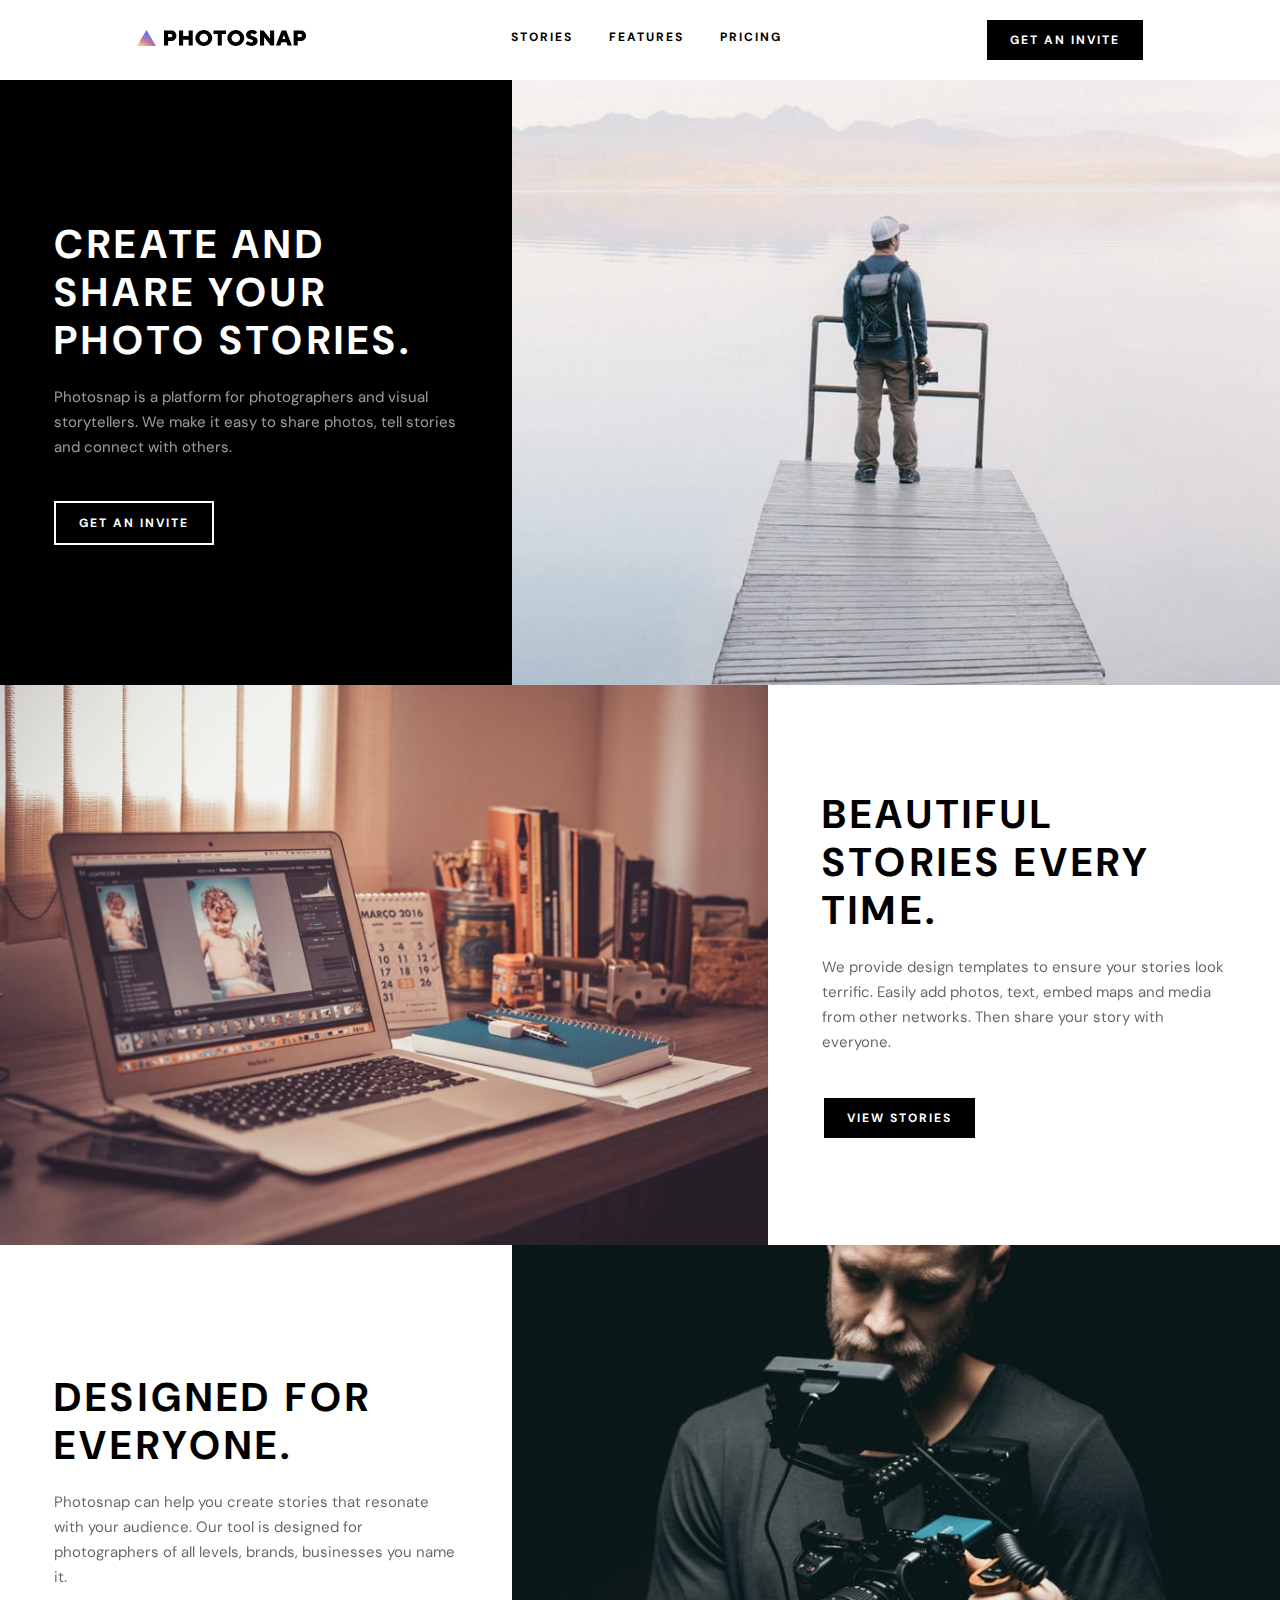
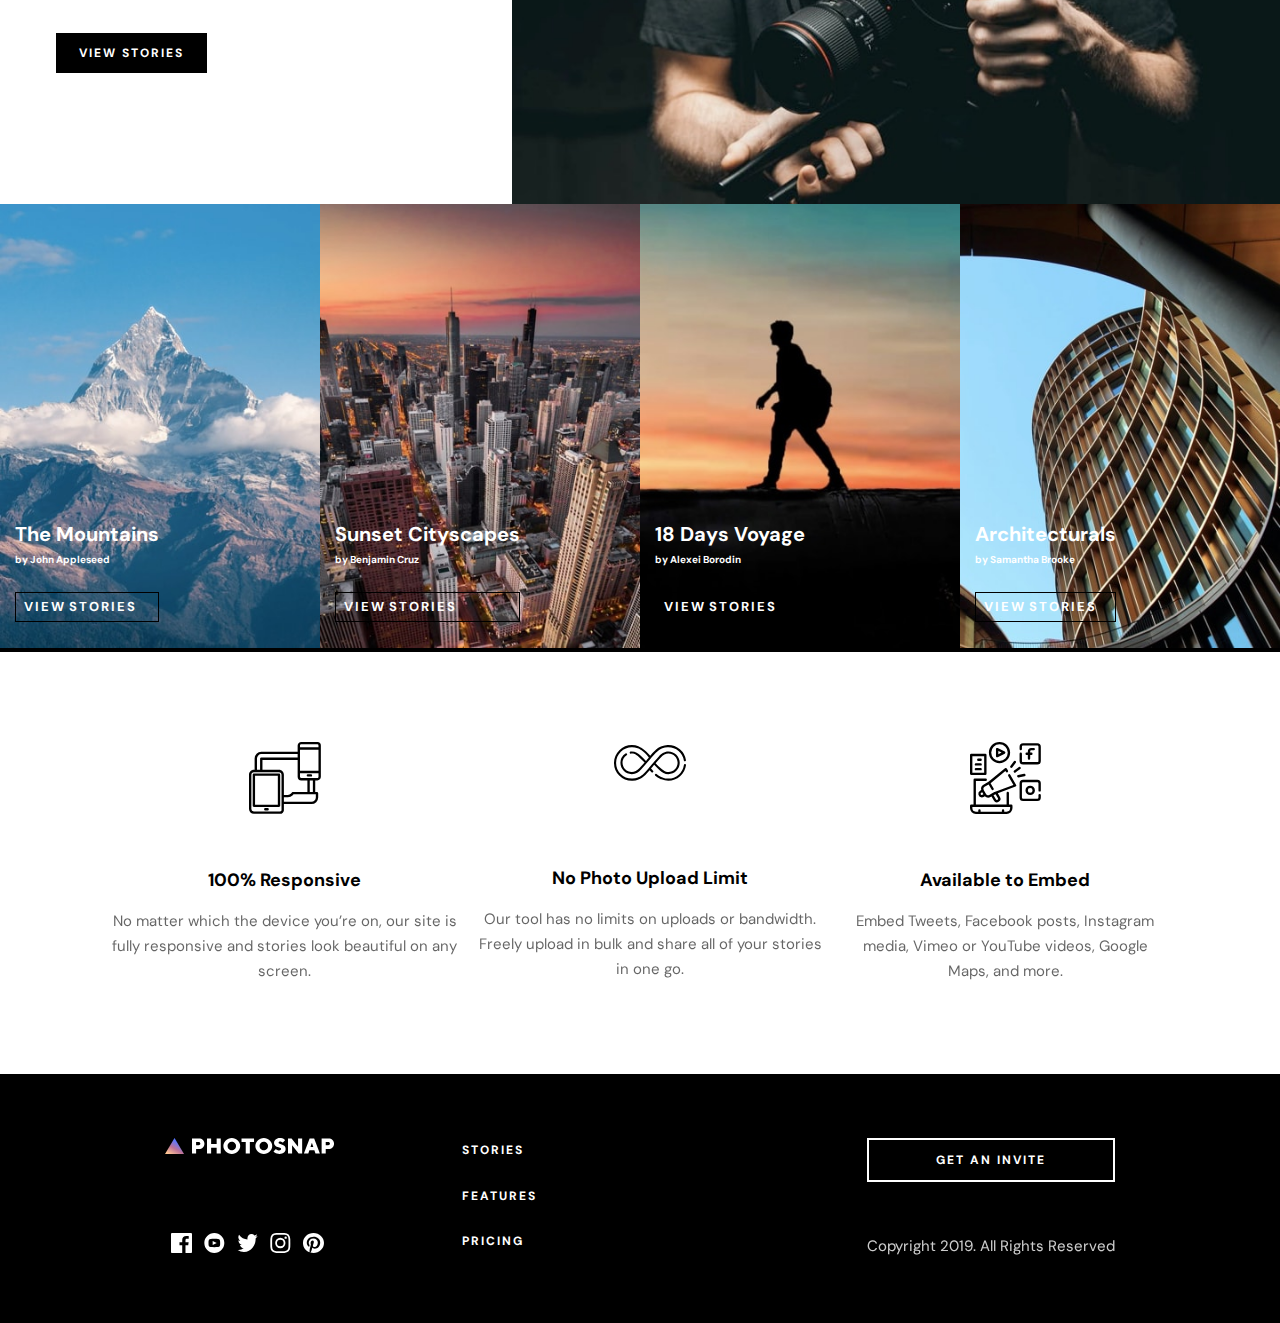
<file: html/index.html>
<!DOCTYPE html>
<html lang="en">

<head>
    <meta charset="UTF-8" />
    <meta http-equiv="X-UA-Compatible" content="IE=edge" />
    <meta name="viewport" content="width=device-width, initial-scale=1.0" />
    <title>PHOTOSNAP</title>
    <link rel="stylesheet" href="/scss/main.css" />
    <link rel="stylesheet" href="https://pro.fontawesome.com/releases/v5.10.0/css/all.css" integrity="sha384-AYmEC3Yw5cVb3ZcuHtOA93w35dYTsvhLPVnYs9eStHfGJvOvKxVfELGroGkvsg+p" crossorigin="anonymous" />
</head>

<body>
    <!-- -----------------homepage---------------------- -->
    <!-- ---------------HEADER-SECTION------------------- -->
    <div class="navBar">
        <div class="photoSnap-Logo">
            <a href="index.html">
                <img src="/Images/HOMEPAGE/logo.176b839d.svg" alt="photosnap-logo" />
            </a>
        </div>
        <input type="checkbox" id="click" />
        <label for="click" class="menu-btn">
        <i class="fas fa-bars"></i>
      </label>
        <ul class="navItems">
            <li><a href="stories.html"> STORIES</a></li>
            <li><a href="features.html"> FEATURES</a></li>
            <li><a href="pricing.html"> PRICING</a></li>
        </ul>

        <div class="getInviteButton">GET AN INVITE</div>
    </div>

    <!-- ------------------------ -   about     - ----------------- -->
    <div class="About-PhotoSnap">
        <div class="About-PhotoSnap-context">
            <h1>CREATE AND SHARE YOUR PHOTO STORIES.</h1>
            <p>
                Photosnap is a platform for photographers and visual storytellers. We make it easy to share photos, tell stories and connect with others.
            </p>
            <div class="getInviteButton">GET AN INVITE</div>
        </div>

        <div class="About-PhotoSnap-img">
            <img src="/Images/HOMEPAGE/create-and-share.f7ccc5fb.jpg" alt="" />
        </div>
    </div>
    <div class="About-PhotoSnap About-PhotoSnap-2">
        <div class="About-PhotoSnap-img">
            <img src="/Images/HOMEPAGE/beautiful-stories.abd940b5.jpg" alt="" />
        </div>
        <div class="About-PhotoSnap-context About-PhotoSnap-context-2">
            <h1>BEAUTIFUL STORIES EVERY TIME.</h1>
            <p>
                We provide design templates to ensure your stories look terrific. Easily add photos, text, embed maps and media from other networks. Then share your story with everyone.
            </p>
            <div class="getInviteButton">VIEW STORIES</div>
        </div>
    </div>
    <div class="About-PhotoSnap About-PhotoSnap-2">
        <div class="About-PhotoSnap-context About-PhotoSnap-context-2">
            <h1>DESIGNED FOR EVERYONE.</h1>
            <p>
                Photosnap can help you create stories that resonate with your audience. Our tool is designed for photographers of all levels, brands, businesses you name it.
            </p>
            <div class="getInviteButton">VIEW STORIES</div>
        </div>

        <div class="About-PhotoSnap-img">
            <img src="/Images/HOMEPAGE/designed-for-everyone.e5c67be6.jpg" alt="" />
        </div>
    </div>
    <!-- ----------------stories-box-section----------------- -->

    <div class="stories-box">
        <div class="story-box">
            <img src="/Images/HOMEPAGE/mountains.d418c80d (1).jpg" alt="" />
            <div class="text-box">
                <div class="text">
                    <h3>The Mountains</h3>
                    <h5>by John Appleseed</h5>
                    <a href="stories.html">
                        <h4>VIEW STORIES</h4>
                    </a>
                </div>
            </div>
        </div>
        <div class="story-box">
            <img src="/Images/HOMEPAGE/cityscapes.1f402f5e (1).jpg" alt="" />
            <div class="text-box">
                <div class="text">
                    <h3>Sunset Cityscapes</h3>
                    <h5>by Benjamin Cruz</h5>
                    <a href="stories.html">
                        <h4>VIEW STORIES</h4>
                    </a>
                </div>
            </div>
        </div>
        <div class="story-box">
            <img src="/Images/HOMEPAGE/18-days-voyage.6b992087 (1).jpg" alt="" />
            <div class="text-box">
                <div class="text">
                    <h3>18 Days Voyage</h3>
                    <h5>by Alexei Borodin</h5>
                    <a href="stories.html">
                        <h4>VIEW STORIES</h4>
                    </a>
                </div>
            </div>
        </div>
        <div class="story-box">
            <img src="/Images/HOMEPAGE/architecturals.eb36ed34 (1).jpg" alt="" />
            <div class="text-box">
                <div class="text">
                    <h3>Architecturals</h3>
                    <h5>by Samantha Brooke</h5>
                    <a href="stories.html">
                        <h4>VIEW STORIES</h4>
                    </a>
                </div>
            </div>
        </div>
    </div>

    <!-- -----------------------------features-section---------------------------- -->
    <div class="photoSnap-features">
        <div class="photoSnap-feature">
            <div class="feature-img">
                <img src="/Images/HOMEPAGE/responsive.80757c9b - Copy.svg" alt="" />
            </div>
            <div class="feature-title">100% Responsive</div>
            <div class="feature-text">
                No matter which the device you’re on, our site is fully responsive and stories look beautiful on any screen.
            </div>
        </div>
        <div class="photoSnap-feature">
            <div class="feature-img img-no-limit">
                <img src="/Images/HOMEPAGE/no-limit.7e898ede.svg" alt="" />
            </div>
            <div class="feature-title">No Photo Upload Limit</div>
            <div class="feature-text">
                Our tool has no limits on uploads or bandwidth. Freely upload in bulk and share all of your stories in one go.
            </div>
        </div>
        <div class="photoSnap-feature">
            <div class="feature-img">
                <img src="/Images/HOMEPAGE/embed.2235d7ad.svg" alt="" />
            </div>
            <div class="feature-title">Available to Embed</div>
            <div class="feature-text">
                Embed Tweets, Facebook posts, Instagram media, Vimeo or YouTube videos, Google Maps, and more.
            </div>
        </div>
    </div>

    <!-- --------------------------footer-section----------------------- -->
    <div class="footer">
        <div class="footer-social-nav">
            <div class="footer-socials">
                <div class="footer-logo">
                    <img src="/Images/HOMEPAGE/logo-white.12774b9c.svg" alt="" />
                </div>
                <div class="footer-social-icons">
                    <img src="/Images/SVGS/facebook.cb294186.svg" alt="" />
                    <img src="/Images/SVGS/youtube.d47c9494 - Copy.svg" alt="" />
                    <img src="/Images/SVGS/twitter.8c9a0af6 - Copy.svg" alt="" />
                    <img src="/Images/SVGS/instagram.fe6b3919.svg" alt="" />
                    <img src="/Images/SVGS/pinterest.79961adb - Copy.svg" alt="" />
                </div>
            </div>
            <div class="footer-nav navItems">
                <li><a href="stories.html"> STORIES</a></li>
                <li><a href="features.html"> FEATURES</a></li>
                <li><a href="pricing.html"> PRICING</a></li>
            </div>
        </div>
        <div class="footer-copyrights">
            <div class="getInviteButton">GET AN INVITE</div>

            <div class="copyright">Copyright 2019. All Rights Reserved</div>
        </div>
    </div>
</body>

</html>
</file>
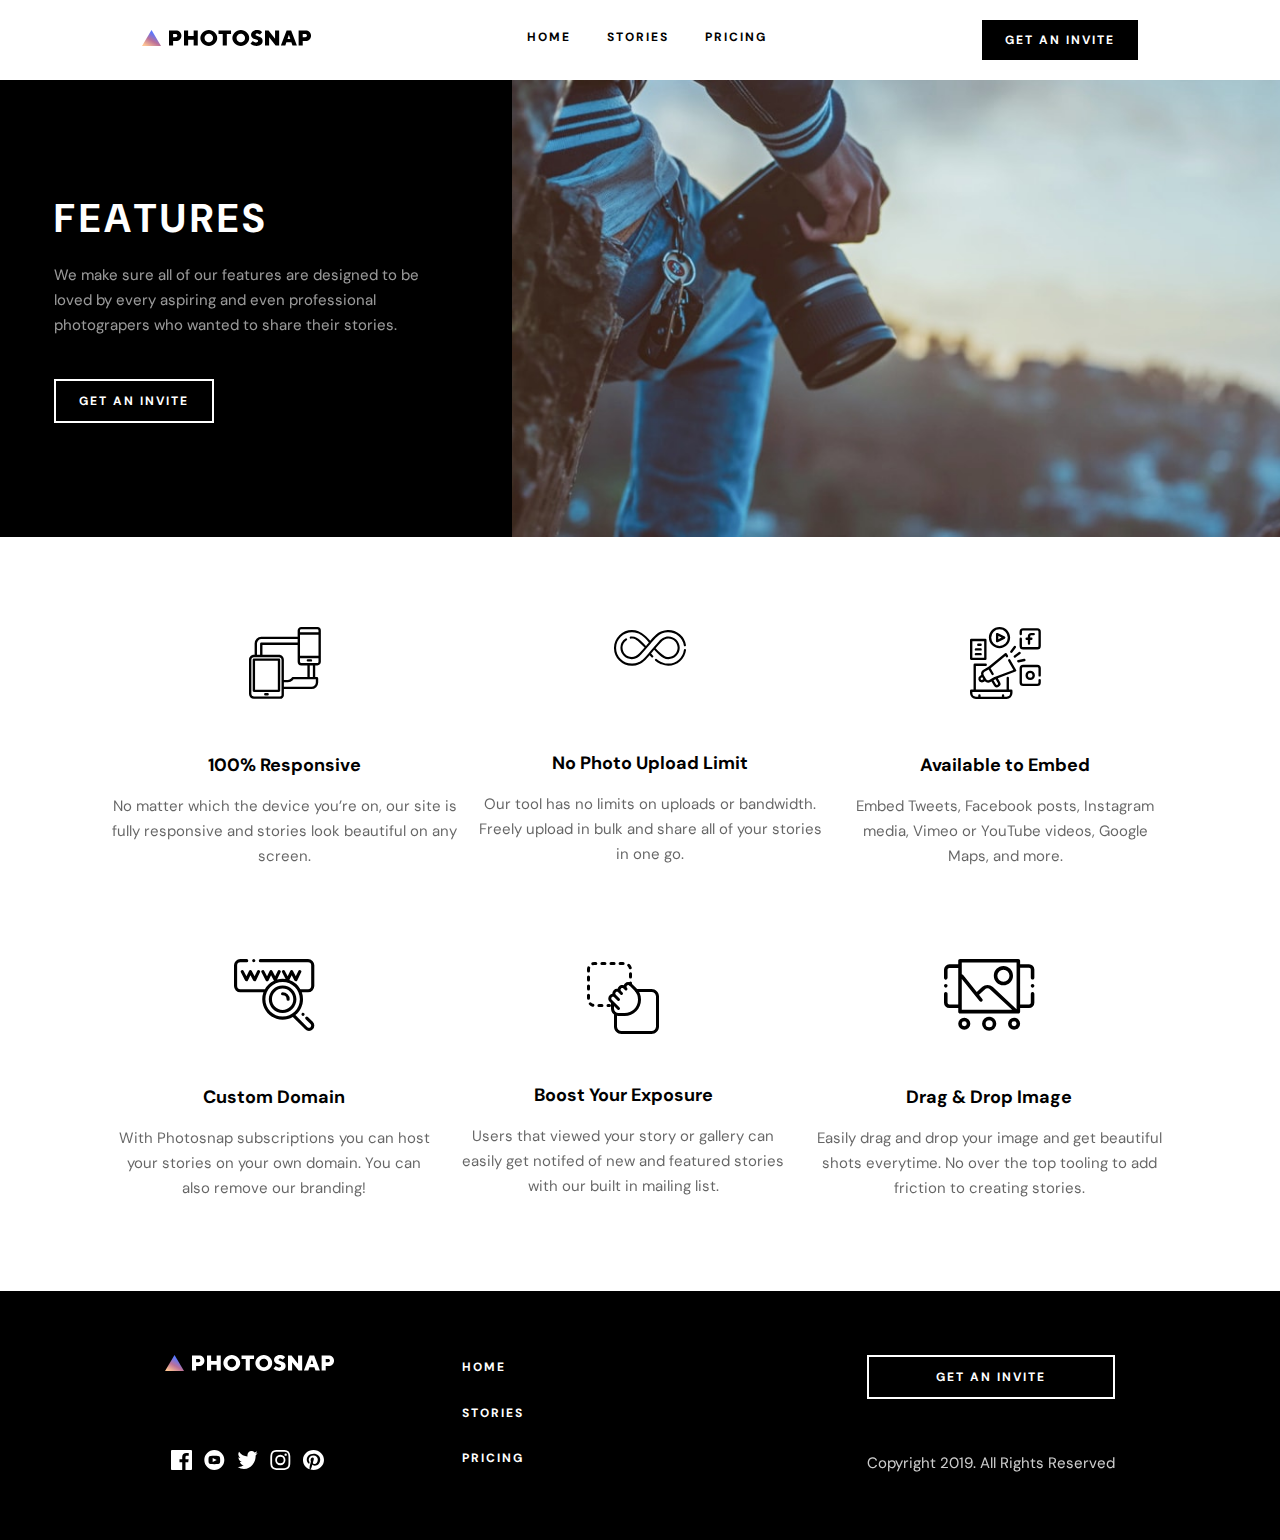
<file: html/features.html>
<!DOCTYPE html>
<html lang="en">

<head>
    <meta charset="UTF-8" />
    <meta http-equiv="X-UA-Compatible" content="IE=edge" />
    <meta name="viewport" content="width=device-width, initial-scale=1.0" />
    <title>PHOTOSNAP</title>
    <link rel="stylesheet" href="/scss/main.css" />
    <link rel="stylesheet" href="https://pro.fontawesome.com/releases/v5.10.0/css/all.css" integrity="sha384-AYmEC3Yw5cVb3ZcuHtOA93w35dYTsvhLPVnYs9eStHfGJvOvKxVfELGroGkvsg+p" crossorigin="anonymous" />
</head>

<body>
    <!-- -----------------homepage---------------------- -->
    <!-- ---------------HEADER-SECTION------------------- -->
    <div class="navBar">
        <div class="photoSnap-Logo">
            <a href="index.html">
                <img src="/Images/HOMEPAGE/logo.176b839d.svg" alt="photosnap-logo" />
            </a>
        </div>
        <input type="checkbox" id="click" />
        <label for="click" class="menu-btn">
        <i class="fas fa-bars"></i>
      </label>
        <ul class="navItems">
            <li><a href="index.html"> HOME</a></li>
            <li><a href="stories.html"> STORIES</a></li>
            <li><a href="#"> PRICING</a></li>
        </ul>

        <div class="getInviteButton">GET AN INVITE</div>
    </div>
    <!-- =================feature-about=================== -->
    <div class="About-PhotoSnap">
        <div class="About-PhotoSnap-context">
            <div class="feature-hero-title">
                <h1>FEATURES</h1>
            </div>

            <p>
                We make sure all of our features are designed to be loved by every aspiring and even professional photograpers who wanted to share their stories.
            </p>
            <div class="getInviteButton">GET AN INVITE</div>
        </div>

        <div class="About-PhotoSnap-img">
            <img src="/Images/FEATURES/hero.a963c2d0.jpg" alt="" />
        </div>
    </div>
    <!-- ==========================features-----------============== -->
    <div class="photoSnap-features">
        <div class="photoSnap-feature">
            <div class="feature-img">
                <img src="/Images/HOMEPAGE/responsive.80757c9b - Copy.svg" alt="" />
            </div>
            <div class="feature-title">100% Responsive</div>
            <div class="feature-text">
                No matter which the device you’re on, our site is fully responsive and stories look beautiful on any screen.
            </div>
        </div>
        <div class="photoSnap-feature">
            <div class="feature-img img-no-limit">
                <img src="/Images/HOMEPAGE/no-limit.7e898ede.svg" alt="" />
            </div>
            <div class="feature-title">No Photo Upload Limit</div>
            <div class="feature-text">
                Our tool has no limits on uploads or bandwidth. Freely upload in bulk and share all of your stories in one go.
            </div>
        </div>
        <div class="photoSnap-feature">
            <div class="feature-img">
                <img src="/Images/HOMEPAGE/embed.2235d7ad.svg" alt="" />
            </div>
            <div class="feature-title">Available to Embed</div>
            <div class="feature-text">
                Embed Tweets, Facebook posts, Instagram media, Vimeo or YouTube videos, Google Maps, and more.
            </div>
        </div>
    </div>
    <div class="photoSnap-features features">
        <div class="photoSnap-feature">
            <div class="feature-img">
                <img src="/Images/FEATURES/custom-domain.ba2702c1.svg" alt="" />
            </div>
            <div class="feature-title">Custom Domain</div>
            <div class="feature-text">
                With Photosnap subscriptions you can host your stories on your own domain. You can also remove our branding!
            </div>
        </div>
        <div class="photoSnap-feature">
            <div class="feature-img img-no-limit">
                <img src="/Images/FEATURES/boost-exposure.441e35d4.svg" alt="" />
            </div>
            <div class="feature-title">Boost Your Exposure</div>
            <div class="feature-text">
                Users that viewed your story or gallery can easily get notifed of new and featured stories with our built in mailing list.
            </div>
        </div>
        <div class="photoSnap-feature">
            <div class="feature-img">
                <img src="/Images/FEATURES/drag-drop.4b441365.svg" alt="" />
            </div>
            <div class="feature-title">Drag & Drop Image</div>
            <div class="feature-text">
                Easily drag and drop your image and get beautiful shots everytime. No over the top tooling to add friction to creating stories.
            </div>
        </div>
    </div>
    <!-- =============================footer============================= -->
    <div class="footer">
        <div class="footer-social-nav">
            <div class="footer-socials">
                <div class="footer-logo">
                    <img src="/Images/HOMEPAGE/logo-white.12774b9c.svg" alt="" />
                </div>
                <div class="footer-social-icons">
                    <img src="/Images/SVGS/facebook.cb294186.svg" alt="" />
                    <img src="/Images/SVGS/youtube.d47c9494 - Copy.svg" alt="" />
                    <img src="/Images/SVGS/twitter.8c9a0af6 - Copy.svg" alt="" />
                    <img src="/Images/SVGS/instagram.fe6b3919.svg" alt="" />
                    <img src="/Images/SVGS/pinterest.79961adb - Copy.svg" alt="" />
                </div>
            </div>
            <div class="footer-nav navItems">
                <li><a href="index.html"> HOME</a></li>
                <li><a href="stories.html"> STORIES</a></li>
                <li><a href="pricing.html"> PRICING</a></li>
            </div>
        </div>
        <div class="footer-copyrights">
            <div class="getInviteButton">GET AN INVITE</div>

            <div class="copyright">Copyright 2019. All Rights Reserved</div>
        </div>
    </div>
</body>

</html>
</file>
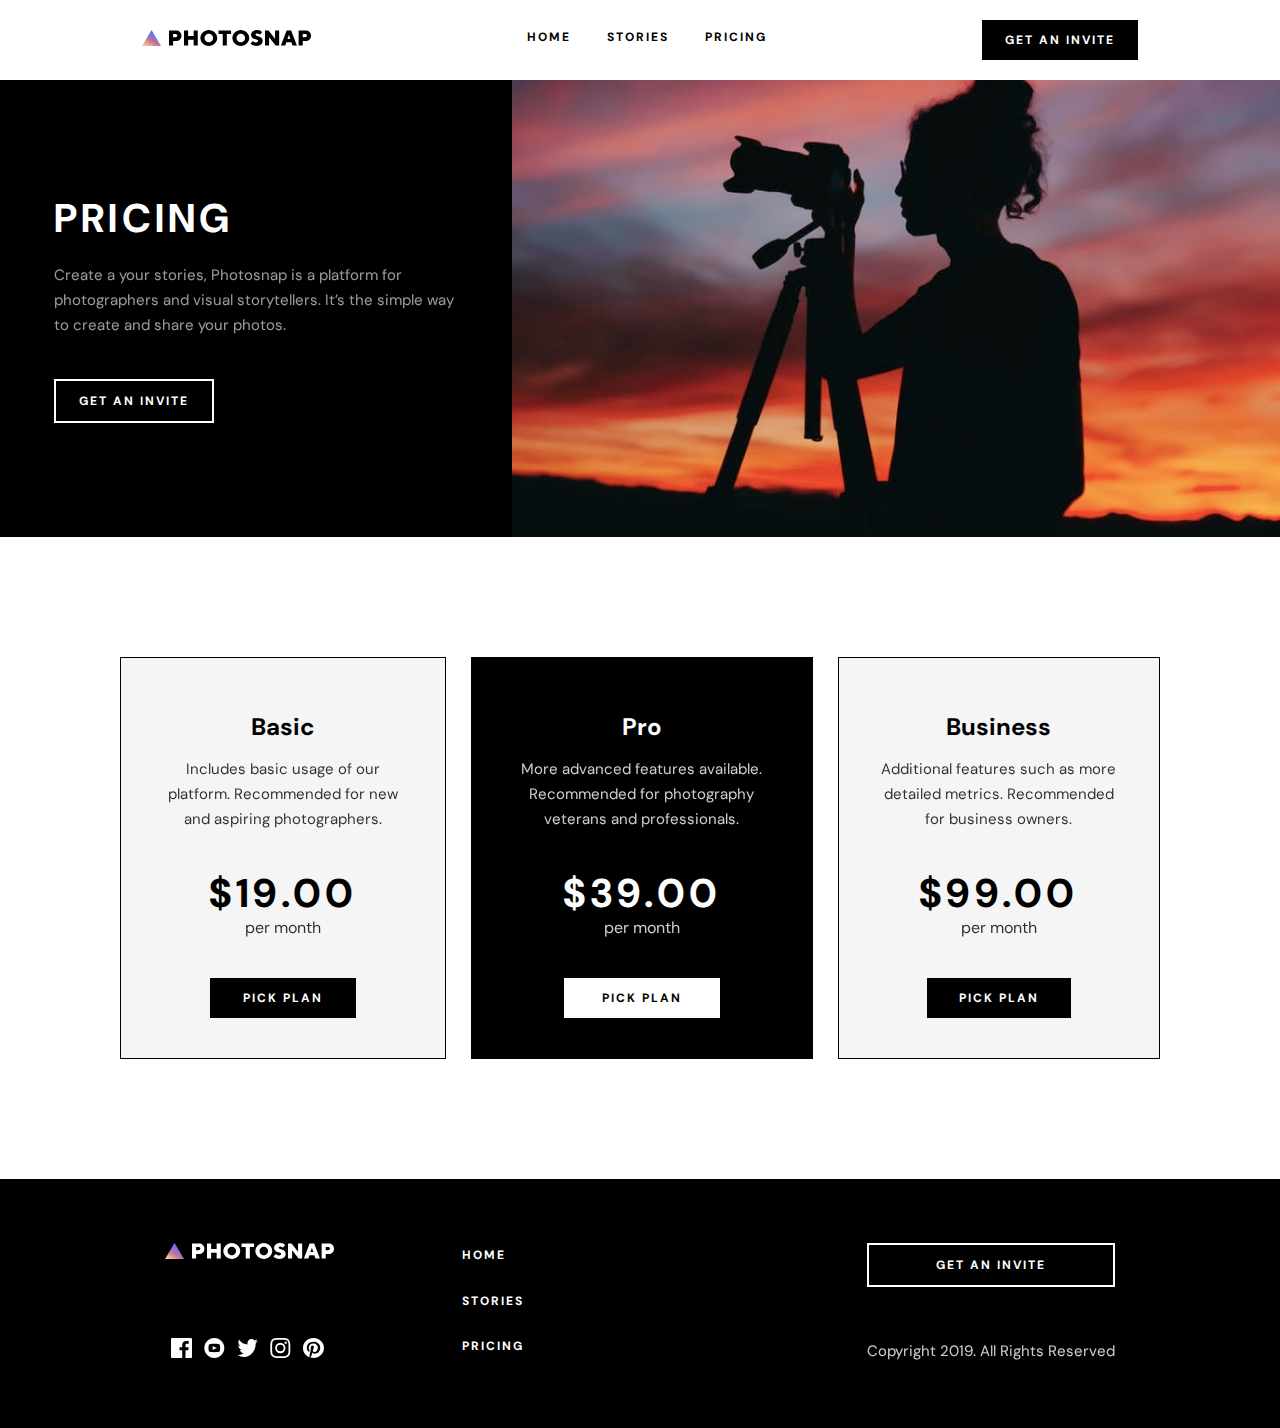
<file: html/pricing.html>
<!DOCTYPE html>
<html lang="en">

<head>
    <meta charset="UTF-8" />
    <meta http-equiv="X-UA-Compatible" content="IE=edge" />
    <meta name="viewport" content="width=device-width, initial-scale=1.0" />
    <title>PHOTOSNAP</title>
    <link rel="stylesheet" href="/scss/main.css" />
    <link rel="stylesheet" href="https://pro.fontawesome.com/releases/v5.10.0/css/all.css" integrity="sha384-AYmEC3Yw5cVb3ZcuHtOA93w35dYTsvhLPVnYs9eStHfGJvOvKxVfELGroGkvsg+p" crossorigin="anonymous" />
</head>

<body>
    <!-- -----------------homepage---------------------- -->
    <!-- ---------------HEADER-SECTION------------------- -->
    <div class="navBar">
        <div class="photoSnap-Logo">
            <a href="index.html">
                <img src="/Images/HOMEPAGE/logo.176b839d.svg" alt="photosnap-logo" />
            </a>
        </div>
        <input type="checkbox" id="click" />
        <label for="click" class="menu-btn">
        <i class="fas fa-bars"></i>
      </label>
        <ul class="navItems">
            <li><a href="index.html"> HOME</a></li>
            <li><a href="stories.html"> STORIES</a></li>
            <li><a href="#"> PRICING</a></li>
        </ul>

        <div class="getInviteButton">GET AN INVITE</div>
    </div>
</body>
<!-- ================================hero-section========================== -->
<div class="About-PhotoSnap">
    <div class="About-PhotoSnap-context">
        <div class="feature-hero-title">
            <h1>PRICING</h1>
        </div>

        <p>
            Create a your stories, Photosnap is a platform for photographers and visual storytellers. It’s the simple way to create and share your photos.
        </p>
        <div class="getInviteButton">GET AN INVITE</div>
    </div>

    <div class="About-PhotoSnap-img">
        <img src="/Images/PRICING/hero.ee55eda5.jpg" alt="" />
    </div>
</div>

<!-- ==============================price-cards-section======================= -->

<div class="price-section">
    <div class="price-card price-card-1">
        <div class="price-type">
            <div class="price-title">Basic</div>
            <div class="price-description">
                <p>
                    Includes basic usage of our platform. Recommended for new and aspiring photographers.
                </p>
            </div>
        </div>
        <div class="price">
            <div class="total-price">
                <h1>$19.00</h1>
                <p>per month</p>
            </div>
            <div class="plan-button getInviteButton">PICK PLAN</div>
        </div>
    </div>
    <div class="price-card price-card-black">
        <div class="price-type">
            <div class="price-title">Pro</div>
            <div class="price-description">
                <p>
                    More advanced features available. Recommended for photography veterans and professionals.
                </p>
            </div>
        </div>
        <div class="price">
            <div class="total-price">
                <h1>$39.00</h1>
                <p>per month</p>
            </div>
            <div class="plan-button-black getInviteButton">PICK PLAN</div>
        </div>
    </div>
    <div class="price-card price-card-1">
        <div class="price-type">
            <div class="price-title">Business</div>
            <div class="price-description">
                <p>
                    Additional features such as more detailed metrics. Recommended for business owners.
                </p>
            </div>
        </div>
        <div class="price">
            <div class="total-price">
                <h1>$99.00</h1>
                <p>per month</p>
            </div>
            <div class="plan-button getInviteButton">PICK PLAN</div>
        </div>
    </div>
</div>
<!-- =============================footer============================= -->
<div class="footer">
    <div class="footer-social-nav">
        <div class="footer-socials">
            <div class="footer-logo">
                <img src="/Images/HOMEPAGE/logo-white.12774b9c.svg" alt="" />
            </div>
            <div class="footer-social-icons">
                <img src="/Images/SVGS/facebook.cb294186.svg" alt="" />
                <img src="/Images/SVGS/youtube.d47c9494 - Copy.svg" alt="" />
                <img src="/Images/SVGS/twitter.8c9a0af6 - Copy.svg" alt="" />
                <img src="/Images/SVGS/instagram.fe6b3919.svg" alt="" />
                <img src="/Images/SVGS/pinterest.79961adb - Copy.svg" alt="" />
            </div>
        </div>
        <div class="footer-nav navItems">
            <li><a href="index.html"> HOME</a></li>
            <li><a href="stories.html"> STORIES</a></li>
            <li><a href="pricing.html"> PRICING</a></li>
        </div>
    </div>
    <div class="footer-copyrights">
        <div class="getInviteButton">GET AN INVITE</div>

        <div class="copyright">Copyright 2019. All Rights Reserved</div>
    </div>
</div>

</html>
</file>
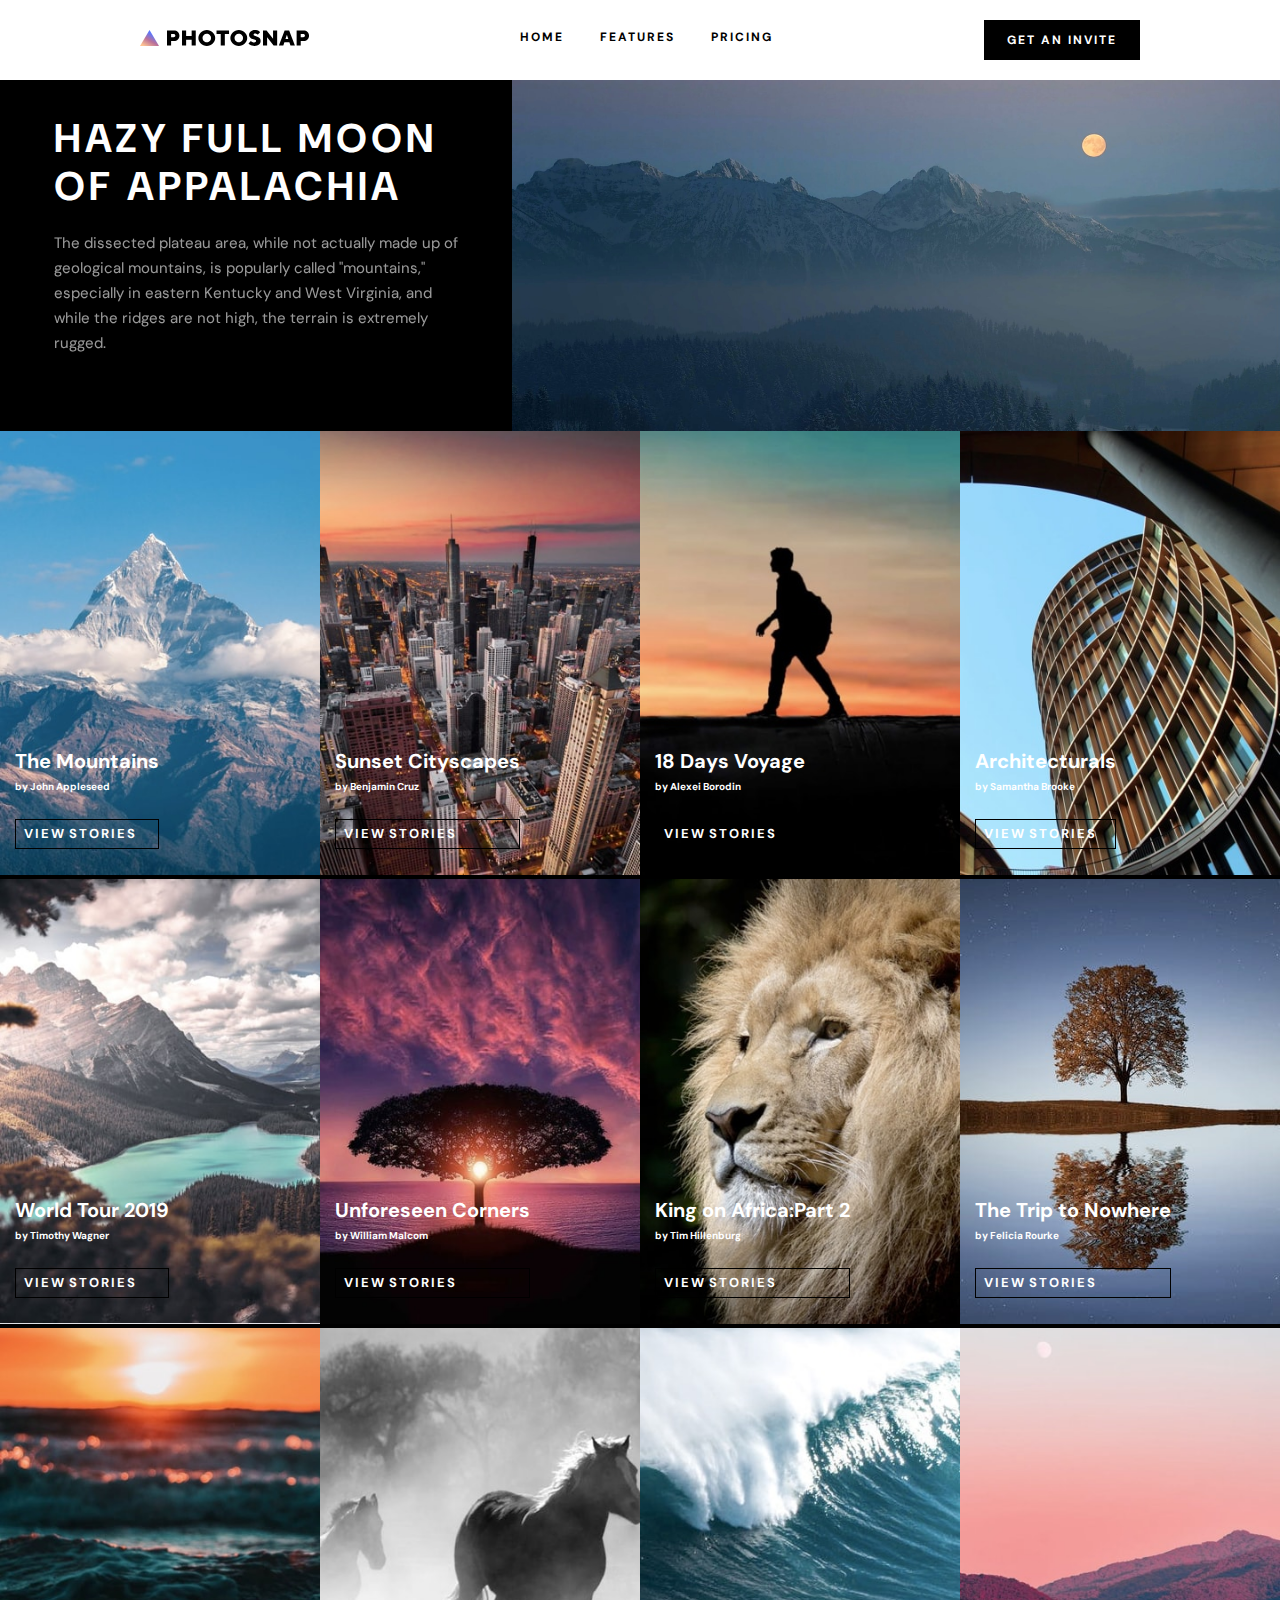
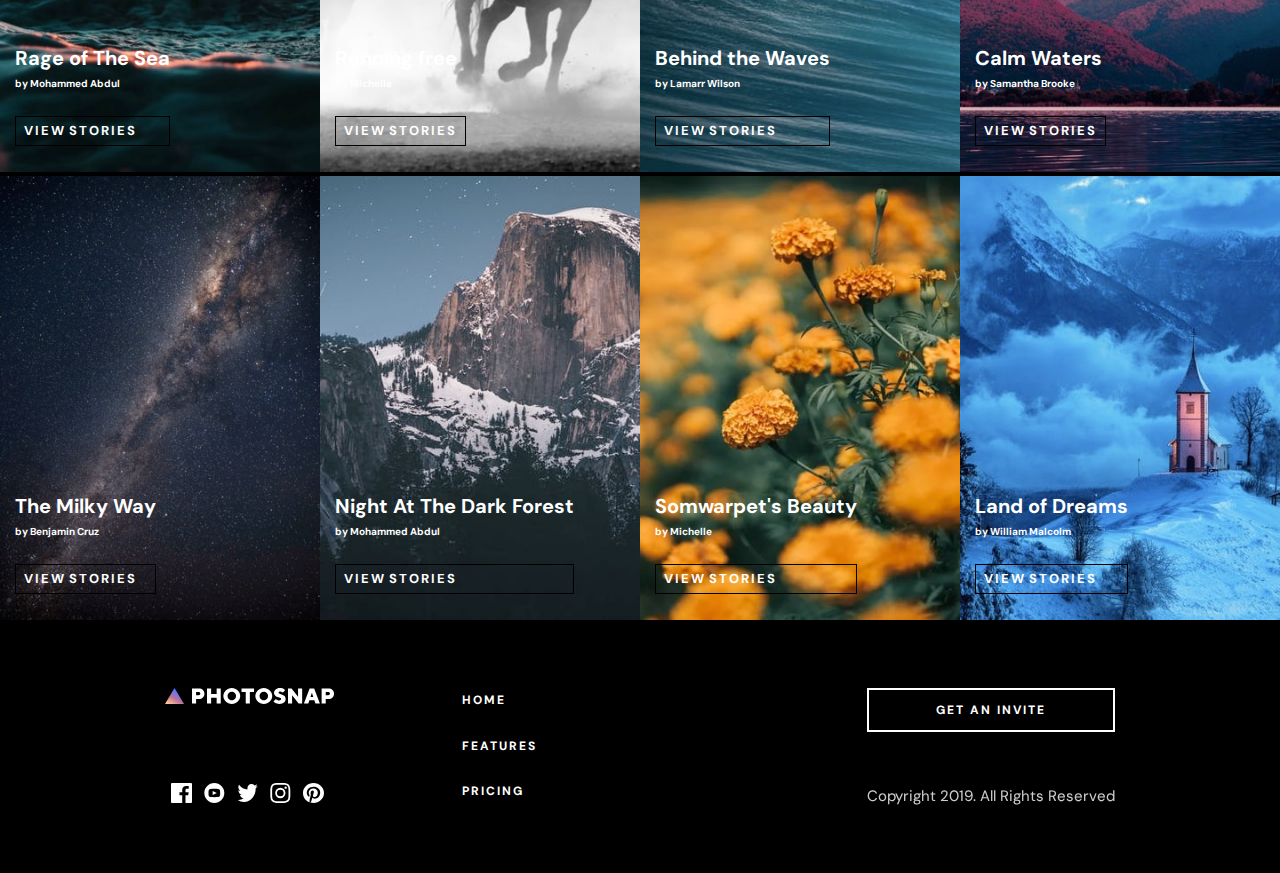
<file: html/stories.html>
<!DOCTYPE html>
<html lang="en">

<head>
    <meta charset="UTF-8" />
    <meta http-equiv="X-UA-Compatible" content="IE=edge" />
    <meta name="viewport" content="width=device-width, initial-scale=1.0" />
    <title>PHOTOSNAP</title>
    <link rel="stylesheet" href="/scss/main.css" />
    <link rel="stylesheet" href="https://pro.fontawesome.com/releases/v5.10.0/css/all.css" integrity="sha384-AYmEC3Yw5cVb3ZcuHtOA93w35dYTsvhLPVnYs9eStHfGJvOvKxVfELGroGkvsg+p" crossorigin="anonymous" />
</head>

<body>
    <!-- -----------------homepage---------------------- -->
    <!-- ---------------HEADER-SECTION------------------- -->
    <div class="navBar">
        <div class="photoSnap-Logo">
            <a href="index.html">
                <img src="/Images/HOMEPAGE/logo.176b839d.svg" alt="photosnap-logo" />
            </a>
        </div>
        <input type="checkbox" id="click" />
        <label for="click" class="menu-btn">
        <i class="fas fa-bars"></i>
      </label>
        <ul class="navItems">
            <li><a href="index.html"> HOME</a></li>
            <li><a href="features.html"> FEATURES</a></li>
            <li><a href="pricing.html"> PRICING</a></li>
        </ul>

        <div class="getInviteButton">GET AN INVITE</div>
    </div>
    <!--------------------------------------- story-hero-section--------------------------- -->

    <div class="About-PhotoSnap">
        <div class="About-PhotoSnap-context">
            <h1>HAZY FULL MOON OF APPALACHIA</h1>
            <p>
                The dissected plateau area, while not actually made up of geological mountains, is popularly called "mountains," especially in eastern Kentucky and West Virginia, and while the ridges are not high, the terrain is extremely rugged.
            </p>
        </div>

        <div class="About-PhotoSnap-img">
            <img src="/Images/STORIES/moon-of-appalacia.fcd79d41.jpg" alt="" />
        </div>
    </div>
    <!-- ----------------stories-box-section----------------- -->

    <div class="stories-box">
        <div class="story-box">
            <img src="/Images/HOMEPAGE/mountains.d418c80d (1).jpg" alt="" />
            <div class="text-box">
                <div class="text">
                    <h3>The Mountains</h3>
                    <h5>by John Appleseed</h5>
                    <a href="#">
                        <h4>VIEW STORIES</h4>
                    </a>
                </div>
            </div>
        </div>
        <div class="story-box">
            <img src="/Images/HOMEPAGE/cityscapes.1f402f5e (1).jpg" alt="" />
            <div class="text-box">
                <div class="text">
                    <h3>Sunset Cityscapes</h3>
                    <h5>by Benjamin Cruz</h5>
                    <a href="#">
                        <h4>VIEW STORIES</h4>
                    </a>
                </div>
            </div>
        </div>
        <div class="story-box">
            <img src="/Images/HOMEPAGE/18-days-voyage.6b992087 (1).jpg" alt="" />
            <div class="text-box">
                <div class="text">
                    <h3>18 Days Voyage</h3>
                    <h5>by Alexei Borodin</h5>
                    <a href="#">
                        <h4>VIEW STORIES</h4>
                    </a>
                </div>
            </div>
        </div>
        <div class="story-box">
            <img src="/Images/HOMEPAGE/architecturals.eb36ed34 (1).jpg" alt="" />
            <div class="text-box">
                <div class="text">
                    <h3>Architecturals</h3>
                    <h5>by Samantha Brooke</h5>
                    <a href="#">
                        <h4>VIEW STORIES</h4>
                    </a>
                </div>
            </div>
        </div>
    </div>

    <div class="stories-box">
        <div class="story-box">
            <img src="/Images/STORIES/world-tour.d5cc8247.jpg" alt="" />
            <div class="text-box">
                <div class="text">
                    <h3>World Tour 2019</h3>
                    <h5>by Timothy Wagner</h5>
                    <a href="#">
                        <h4>VIEW STORIES</h4>
                    </a>
                </div>
            </div>
        </div>
        <div class="story-box">
            <img src="/Images/STORIES/unforeseen-corners.bbc59d93.jpg" alt="" />
            <div class="text-box">
                <div class="text">
                    <h3>Unforeseen Corners</h3>
                    <h5>by William Malcom</h5>
                    <a href="#">
                        <h4>VIEW STORIES</h4>
                    </a>
                </div>
            </div>
        </div>
        <div class="story-box">
            <img src="/Images/STORIES/king-on-africa.2580fec4.jpg" alt="" />
            <div class="text-box">
                <div class="text">
                    <h3>King on Africa:Part 2</h3>
                    <h5>by Tim Hillenburg</h5>
                    <a href="#">
                        <h4>VIEW STORIES</h4>
                    </a>
                </div>
            </div>
        </div>
        <div class="story-box">
            <img src="/Images/STORIES/trip-to-nowhere.730b16fb.jpg" alt="" />
            <div class="text-box">
                <div class="text">
                    <h3>The Trip to Nowhere</h3>
                    <h5>by Felicia Rourke</h5>
                    <a href="#">
                        <h4>VIEW STORIES</h4>
                    </a>
                </div>
            </div>
        </div>
    </div>

    <div class="stories-box">
        <div class="story-box">
            <img src="/Images/STORIES/rage-of-the-sea.db4871a0.jpg" alt="" />
            <div class="text-box">
                <div class="text">
                    <h3>Rage of The Sea</h3>
                    <h5>by Mohammed Abdul</h5>
                    <a href="#">
                        <h4>VIEW STORIES</h4>
                    </a>
                </div>
            </div>
        </div>
        <div class="story-box">
            <img src="/Images/STORIES/running-free.eb816fe3.jpg" alt="" />
            <div class="text-box">
                <div class="text">
                    <h3>Running free</h3>
                    <h5>by Michelle</h5>
                    <a href="#">
                        <h4>VIEW STORIES</h4>
                    </a>
                </div>
            </div>
        </div>
        <div class="story-box">
            <img src="/Images/STORIES/behind-the-waves.4c528538.jpg" alt="" />
            <div class="text-box">
                <div class="text">
                    <h3>Behind the Waves</h3>
                    <h5>by Lamarr Wilson</h5>
                    <a href="#">
                        <h4>VIEW STORIES</h4>
                    </a>
                </div>
            </div>
        </div>
        <div class="story-box">
            <img src="/Images/STORIES/calm-waters.333893d9.jpg" alt="" />
            <div class="text-box">
                <div class="text">
                    <h3>Calm Waters</h3>
                    <h5>by Samantha Brooke</h5>
                    <a href="#">
                        <h4>VIEW STORIES</h4>
                    </a>
                </div>
            </div>
        </div>
    </div>
    <div class="stories-box">
        <div class="story-box">
            <img src="/Images/STORIES/milky-way.45c573c0.jpg" alt="" />
            <div class="text-box">
                <div class="text">
                    <h3>The Milky Way</h3>
                    <h5>by Benjamin Cruz</h5>
                    <a href="#">
                        <h4>VIEW STORIES</h4>
                    </a>
                </div>
            </div>
        </div>
        <div class="story-box">
            <img src="/Images/STORIES/dark-forest.a23cc9cc.jpg" alt="" />
            <div class="text-box">
                <div class="text">
                    <h3>Night At The Dark Forest</h3>
                    <h5>by Mohammed Abdul</h5>
                    <a href="#">
                        <h4>VIEW STORIES</h4>
                    </a>
                </div>
            </div>
        </div>
        <div class="story-box">
            <img src="/Images/STORIES/somwarpet.8c50cd16.jpg" alt="" />
            <div class="text-box">
                <div class="text">
                    <h3>Somwarpet's Beauty</h3>
                    <h5>by Michelle</h5>
                    <a href="#">
                        <h4>VIEW STORIES</h4>
                    </a>
                </div>
            </div>
        </div>
        <div class="story-box">
            <img src="/Images/STORIES/land-of-dreams.1dd42b69.jpg" alt="" />
            <div class="text-box">
                <div class="text">
                    <h3>Land of Dreams</h3>
                    <h5>by William Malcolm</h5>
                    <a href="#">
                        <h4>VIEW STORIES</h4>
                    </a>
                </div>
            </div>
        </div>
    </div>
    <!-- =================footer--section===================== -->
    <div class="footer">
        <div class="footer-social-nav">
            <div class="footer-socials">
                <div class="footer-logo">
                    <img src="/Images/HOMEPAGE/logo-white.12774b9c.svg" alt="" />
                </div>
                <div class="footer-social-icons">
                    <img src="/Images/SVGS/facebook.cb294186.svg" alt="" />
                    <img src="/Images/SVGS/youtube.d47c9494 - Copy.svg" alt="" />
                    <img src="/Images/SVGS/twitter.8c9a0af6 - Copy.svg" alt="" />
                    <img src="/Images/SVGS/instagram.fe6b3919.svg" alt="" />
                    <img src="/Images/SVGS/pinterest.79961adb - Copy.svg" alt="" />
                </div>
            </div>
            <div class="footer-nav navItems">
                <li><a href="index.html"> HOME</a></li>
                <li><a href="features.html"> FEATURES</a></li>
                <li><a href="pricing.html"> PRICING</a></li>
            </div>
        </div>
        <div class="footer-copyrights">
            <div class="getInviteButton">GET AN INVITE</div>

            <div class="copyright">Copyright 2019. All Rights Reserved</div>
        </div>
    </div>
</body>

</html>
</file>
<file: scss/main.css>
@import url("https://fonts.googleapis.com/css2?family=DM+Sans&display=swap");
@import url("https://fonts.googleapis.com/css2?family=DM+Sans&display=swap");
@import url("https://fonts.googleapis.com/css2?family=DM+Sans&display=swap");
@import url("https://fonts.googleapis.com/css2?family=DM+Sans&display=swap");
@import url("https://fonts.googleapis.com/css2?family=DM+Sans&display=swap");
@import url("https://fonts.googleapis.com/css2?family=DM+Sans&display=swap");
@import url("https://fonts.googleapis.com/css2?family=DM+Sans&display=swap");
.getInviteButton {
  height: 40 px;
  width: 158 px;
  letter-spacing: 2px;
  font-size: 12px;
  -webkit-transition: 0.5s all;
  transition: 0.5s all;
  word-spacing: -2 px;
  font-weight: 700;
  min-height: auto;
  min-width: auto;
  background-color: #000000;
  color: #ffffff;
  font-family: "DM Sans", sans-serif;
  padding: 12px 23px;
  cursor: pointer;
}

.getInviteButton:hover {
  background-color: lightgray;
  color: black;
}

* {
  margin: 0;
  padding: 0;
  -webkit-box-sizing: border-box;
          box-sizing: border-box;
}

a {
  text-decoration: none;
}

li {
  list-style: none;
  font-family: "DM Sans", sans-serif;
  font-size: 12px;
  color: black;
}

.navBar {
  display: -webkit-box;
  display: -ms-flexbox;
  display: flex;
  -webkit-box-align: center;
      -ms-flex-align: center;
          align-items: center;
  -ms-flex-pack: distribute;
      justify-content: space-around;
  background-color: #ffffff;
  width: 100%;
  padding: 20px 44px;
}

.navBar #click {
  display: none;
}

.navBar .menu-btn {
  display: none;
}

@media (max-width: 767.98px) {
  .navBar .menu-btn {
    display: block;
  }
}

.photoSnap-Logo {
  cursor: pointer;
}

.navItems {
  display: -webkit-box;
  display: -ms-flexbox;
  display: flex;
  -webkit-box-align: center;
      -ms-flex-align: center;
          align-items: center;
  -ms-flex-pack: distribute;
      justify-content: space-around;
}

.navItems li {
  padding: 0px 18px;
  letter-spacing: 2px;
  line-height: 25px;
}

.navItems li a {
  color: black;
  font-weight: 700;
  -webkit-transition: 0.25s all;
  transition: 0.25s all;
}

.navItems li a::after {
  content: "";
  display: block;
  margin-top: 3px;
  margin-left: auto;
  margin-right: auto;
  height: 2px;
  width: 0px;
  background-color: black;
}

.navItems li a:hover::after {
  width: 100%;
  -webkit-transition: all 0.4s;
  transition: all 0.4s;
}

.About-PhotoSnap {
  display: -webkit-box;
  display: -ms-flexbox;
  display: flex;
  -webkit-box-flex: wrap;
      -ms-flex: wrap;
          flex: wrap;
}

.About-PhotoSnap-context {
  display: -webkit-box;
  display: -ms-flexbox;
  display: flex;
  -webkit-box-align: center;
      -ms-flex-align: center;
          align-items: center;
  -webkit-box-pack: center;
      -ms-flex-pack: center;
          justify-content: center;
  -webkit-box-orient: vertical;
  -webkit-box-direction: normal;
      -ms-flex-direction: column;
          flex-direction: column;
  padding: 0 54px;
  background-color: #000000;
  color: #ffffff;
  -webkit-box-flex: 1;
      -ms-flex: 1 1 40%;
          flex: 1 1 40%;
  font-family: "DM Sans", sans-serif;
}

.About-PhotoSnap-context h1 {
  font-size: 40px;
  line-height: 48px;
  letter-spacing: 4.17px;
  text-align: start;
  margin-bottom: 21px;
}

.About-PhotoSnap-context p {
  font-size: 15px;
  line-height: 25px;
  letter-spacing: normal;
  text-align: start;
  margin-bottom: 41px;
  opacity: 0.6;
}

.About-PhotoSnap-context .getInviteButton {
  -ms-flex-item-align: start;
      align-self: flex-start;
  display: -webkit-box;
  display: -ms-flexbox;
  display: flex;
  color: white;
  border: 2px solid white;
}

.About-PhotoSnap-context .getInviteButton:hover {
  background-color: #ffffff;
  color: black;
}

.About-PhotoSnap-context-2 {
  background-color: white;
  color: black;
}

.About-PhotoSnap-2 .getInviteButton {
  background-color: black;
  color: white;
}

.About-PhotoSnap-2 .getInviteButton:hover {
  background-color: white;
  border: 1px solid black;
  color: black;
}

.About-PhotoSnap-img {
  -webkit-box-flex: 1;
      -ms-flex: 1 1 60%;
          flex: 1 1 60%;
}

.About-PhotoSnap-img img {
  width: 100%;
  height: 100%;
  -o-object-fit: cover;
     object-fit: cover;
}

.stories-box {
  display: -webkit-box;
  display: -ms-flexbox;
  display: flex;
  background-color: black;
}

.stories-box .story-box {
  position: relative;
  width: 25%;
}

.stories-box .story-box img {
  width: 100%;
  height: auto;
  -webkit-transition: 0.5s all;
  transition: 0.5s all;
}

.stories-box .story-box img:hover {
  -webkit-transform: translateY(-20px);
          transform: translateY(-20px);
}

.stories-box .story-box .text-box {
  display: -webkit-box;
  display: -ms-flexbox;
  display: flex;
  -webkit-box-align: start;
      -ms-flex-align: start;
          align-items: flex-start;
  -webkit-box-pack: space-evenly;
      -ms-flex-pack: space-evenly;
          justify-content: space-evenly;
  -webkit-box-orient: vertical;
  -webkit-box-direction: normal;
      -ms-flex-direction: column;
          flex-direction: column;
  -ms-flex-wrap: wrap;
      flex-wrap: wrap;
  text-align: start;
  position: absolute;
  width: 80%;
  height: 150px;
  bottom: 30px;
  left: 15px;
  color: #ffffff;
  font-family: "DM Sans", sans-serif;
}

.stories-box .story-box .text-box .text {
  display: -webkit-box;
  display: -ms-flexbox;
  display: flex;
  -webkit-box-orient: vertical;
  -webkit-box-direction: normal;
      -ms-flex-direction: column;
          flex-direction: column;
  -webkit-box-pack: end;
      -ms-flex-pack: end;
          justify-content: flex-end;
  -webkit-box-flex: 1;
      -ms-flex: 1 1 60%;
          flex: 1 1 60%;
}

.stories-box .story-box .text-box .text h3 {
  font-size: 20px;
  line-height: 25px;
  font-weight: 700;
}

.stories-box .story-box .text-box .text h5 {
  font-size: 10px;
  line-height: 25px;
}

.stories-box .story-box .text-box .text a {
  color: white;
}

.stories-box .story-box .text-box .text a h4 {
  margin-top: 20px;
  letter-spacing: 2px;
  word-spacing: -2px;
  font-weight: 700;
  line-height: 12px;
  font-size: 13px;
  border: 1px solid black;
  cursor: pointer;
  -webkit-transition: 0.5s all;
  transition: 0.5s all;
  padding: 8px;
}

.stories-box .story-box .text-box .text a h4:hover {
  background-color: black;
}

.stories-box .story-box .text-box .story-button {
  -webkit-box-flex: 1;
      -ms-flex: 1 1 40%;
          flex: 1 1 40%;
  display: -webkit-box;
  display: -ms-flexbox;
  display: flex;
  -webkit-box-orient: vertical;
  -webkit-box-direction: normal;
      -ms-flex-direction: column;
          flex-direction: column;
  -webkit-box-pack: center;
      -ms-flex-pack: center;
          justify-content: center;
  letter-spacing: 2px;
  word-spacing: -2px;
  font-weight: 700;
  line-height: 12px;
  font-size: 13px;
  border: 1px solid black;
  cursor: pointer;
  -webkit-transition: 0.5s all;
  transition: 0.5s all;
}

.stories-box .story-box .text-box .story-button:hover {
  background-color: black;
}

.photoSnap-features {
  display: -webkit-box;
  display: -ms-flexbox;
  display: flex;
  -webkit-box-align: center;
      -ms-flex-align: center;
          align-items: center;
  -ms-flex-pack: distribute;
      justify-content: space-around;
  -webkit-box-pack: space-evenly;
      -ms-flex-pack: space-evenly;
          justify-content: space-evenly;
  font-family: "DM Sans", sans-serif;
  padding: 90px 102px;
}

.photoSnap-features .photoSnap-feature {
  margin: 0px 10px;
  display: -webkit-box;
  display: -ms-flexbox;
  display: flex;
  -webkit-box-pack: center;
      -ms-flex-pack: center;
          justify-content: center;
  -webkit-box-align: center;
      -ms-flex-align: center;
          align-items: center;
  -webkit-box-orient: vertical;
  -webkit-box-direction: normal;
      -ms-flex-direction: column;
          flex-direction: column;
}

.photoSnap-features .photoSnap-feature .feature-img {
  margin-bottom: 49px;
}

.photoSnap-features .photoSnap-feature .feature-title {
  margin-bottom: 16px;
  font-size: 18px;
  line-height: 25px;
  letter-spacing: normal;
  font-weight: 700;
}

.photoSnap-features .photoSnap-feature .feature-text {
  font-size: 15px;
  line-height: 25px;
  letter-spacing: normal;
  text-align: center;
  opacity: 0.6;
}

.photoSnap-features .photoSnap-feature .img-no-limit {
  height: 72px;
}

.footer {
  background-color: black;
  display: -webkit-box;
  display: -ms-flexbox;
  display: flex;
  -webkit-box-align: center;
      -ms-flex-align: center;
          align-items: center;
  -ms-flex-pack: distribute;
      justify-content: space-around;
  font-family: "DM Sans", sans-serif;
  -webkit-box-pack: justify;
      -ms-flex-pack: justify;
          justify-content: space-between;
  padding: 64px 165px;
}

.footer .footer-social-nav {
  display: -webkit-box;
  display: -ms-flexbox;
  display: flex;
  -webkit-box-pack: justify;
      -ms-flex-pack: justify;
          justify-content: space-between;
  -webkit-box-align: center;
      -ms-flex-align: center;
          align-items: center;
}

.footer .footer-socials {
  display: -webkit-box;
  display: -ms-flexbox;
  display: flex;
  -webkit-box-orient: vertical;
  -webkit-box-direction: normal;
      -ms-flex-direction: column;
          flex-direction: column;
  -webkit-box-pack: justify;
      -ms-flex-pack: justify;
          justify-content: space-between;
  height: 121px;
}

.footer .footer-socials .footer-social-icons {
  display: -webkit-box;
  display: -ms-flexbox;
  display: flex;
}

.footer .footer-socials .footer-social-icons img {
  height: 20px;
  width: 21px;
  margin: 6px;
  -webkit-transition: all 0.3s ease-in-out;
  transition: all 0.3s ease-in-out;
  -webkit-filter: brightness(0) invert(1);
          filter: brightness(0) invert(1);
}

.footer .footer-socials .footer-social-icons img:hover {
  -webkit-filter: brightness(1) invert(0);
          filter: brightness(1) invert(0);
}

.footer .footer-nav {
  display: -webkit-box;
  display: -ms-flexbox;
  display: flex;
  -webkit-box-orient: vertical;
  -webkit-box-direction: normal;
      -ms-flex-direction: column;
          flex-direction: column;
  -webkit-box-pack: justify;
      -ms-flex-pack: justify;
          justify-content: space-between;
  -webkit-box-align: start;
      -ms-flex-align: start;
          align-items: flex-start;
  text-align: left;
  height: 121px;
  margin-left: 109px;
}

.footer .footer-nav a {
  color: white;
  -webkit-transition: 0.5s all;
  transition: 0.5s all;
}

.footer .footer-nav a:hover {
  opacity: 0.6;
}

.footer .footer-copyrights {
  height: 121px;
  display: -webkit-box;
  display: -ms-flexbox;
  display: flex;
  -webkit-box-orient: vertical;
  -webkit-box-direction: normal;
      -ms-flex-direction: column;
          flex-direction: column;
  -webkit-box-pack: justify;
      -ms-flex-pack: justify;
          justify-content: space-between;
  color: white;
}

.footer .footer-copyrights .getInviteButton {
  border: 2px solid white;
  background-color: black;
  color: white;
  text-align: center;
}

.footer .footer-copyrights .getInviteButton:hover {
  background-color: white;
  color: black;
}

.footer .footer-copyrights .copyright {
  font-size: 15px;
  line-height: 25px;
  text-align: center;
  opacity: 0.8;
}

.story-hero-section {
  position: relative;
  background-color: #0d1f2d;
}

.story-hero-section .story-section-textbox {
  position: absolute;
  background-color: yellow;
  display: -webkit-box;
  display: -ms-flexbox;
  display: flex;
  -webkit-box-orient: vertical;
  -webkit-box-direction: normal;
      -ms-flex-direction: column;
          flex-direction: column;
  -webkit-box-pack: center;
      -ms-flex-pack: center;
          justify-content: center;
  -webkit-box-align: center;
      -ms-flex-align: center;
          align-items: center;
  width: 387px;
  color: white;
  bottom: 50px;
  left: 100px;
  font-family: "DM Sans", sans-serif;
}

.story-hero-section .story-section-textbox .hero-story-title {
  font-size: 2.5rem;
  margin-bottom: 16px;
  font-weight: 700;
  letter-spacing: 4.17;
  line-height: 48px;
}

.story-hero-section .story-section-textbox .hero-story-caption {
  width: 100%;
  margin-bottom: 24px;
  font-size: 13px;
  font-weight: 700;
  line-height: 17px;
}

.story-hero-section .story-section-textbox .hero-story-description {
  opacity: 0.6;
  font-size: 15px;
  line-height: 25px;
}

.story-hero-section img {
  height: auto;
  width: 100%;
}

@media (max-width: 767.98px) {
  .story-hero-section .story-section-textbox {
    padding-top: 80px;
    bottom: 0;
    left: 10px;
  }
}

.feature-hero-title {
  width: 100%;
}

.features {
  padding-top: 0px;
}

.price-section {
  font-family: "DM Sans", sans-serif;
  display: -webkit-box;
  display: -ms-flexbox;
  display: flex;
  -webkit-box-pack: space-evenly;
      -ms-flex-pack: space-evenly;
          justify-content: space-evenly;
  -webkit-box-align: center;
      -ms-flex-align: center;
          align-items: center;
  padding: 120px;
}

.price-card {
  background-color: #f5f5f5;
  padding: 56px 40px 40px;
  border: 1px solid black;
  color: black;
  display: -webkit-box;
  display: -ms-flexbox;
  display: flex;
  -webkit-box-orient: vertical;
  -webkit-box-direction: normal;
      -ms-flex-direction: column;
          flex-direction: column;
  -webkit-box-pack: justify;
      -ms-flex-pack: justify;
          justify-content: space-between;
  -webkit-box-align: center;
      -ms-flex-align: center;
          align-items: center;
}

.price-card .price-type {
  display: -webkit-box;
  display: -ms-flexbox;
  display: flex;
  -webkit-box-orient: vertical;
  -webkit-box-direction: normal;
      -ms-flex-direction: column;
          flex-direction: column;
  -webkit-box-pack: justify;
      -ms-flex-pack: justify;
          justify-content: space-between;
  -webkit-box-align: center;
      -ms-flex-align: center;
          align-items: center;
}

.price-card .price-type .price-title {
  font-size: 24px;
  line-height: 25px;
  text-align: center;
  letter-spacing: normal;
  margin-bottom: 18px;
  font-weight: 700;
}

.price-card .price-type .price-description p {
  font-size: 15px;
  line-height: 25px;
  text-align: center;
  letter-spacing: normal;
  margin-bottom: 37px;
  opacity: 0.8;
}

.price-card .price {
  display: -webkit-box;
  display: -ms-flexbox;
  display: flex;
  -webkit-box-orient: vertical;
  -webkit-box-direction: normal;
      -ms-flex-direction: column;
          flex-direction: column;
  -webkit-box-pack: justify;
      -ms-flex-pack: justify;
          justify-content: space-between;
  -webkit-box-align: center;
      -ms-flex-align: center;
          align-items: center;
  width: 100%;
}

.price-card .price .total-price h1 {
  font-size: 40px;
  line-height: 48px;
  text-align: center;
  letter-spacing: 4.17px;
}

.price-card .price .total-price p {
  margin-bottom: 40px;
  text-align: center;
  opacity: 0.8;
}

.price-card .price .plan-button {
  width: 60%;
  text-align: center;
  background-color: black;
  color: white;
}

.price-card .price .plan-button:hover {
  border: 1px solid black;
  background-color: white;
  color: black;
}

.price-card-black {
  margin: 0px 25px;
  background-color: black;
  color: white;
}

.price-card-black .plan-button-black {
  width: 60%;
  text-align: center;
  background-color: white;
  color: black;
}

.price-card-black .plan-button-black:hover {
  border: 1px solid white;
  background-color: black;
  color: white;
}

@media (max-width: 767.98px) {
  .About-PhotoSnap-context {
    padding: 20px 54px;
  }
  .stories-box {
    -ms-flex-wrap: wrap;
        flex-wrap: wrap;
  }
  .stories-box .story-box {
    width: 50%;
  }
  .photoSnap-features {
    -webkit-box-orient: vertical;
    -webkit-box-direction: normal;
        -ms-flex-direction: column;
            flex-direction: column;
    -webkit-box-pack: center;
        -ms-flex-pack: center;
            justify-content: center;
    -webkit-box-align: center;
        -ms-flex-align: center;
            align-items: center;
  }
  .photoSnap-features .feature-img {
    margin-top: 50px;
    display: -webkit-box;
    display: -ms-flexbox;
    display: flex;
    -webkit-box-pack: center;
        -ms-flex-pack: center;
            justify-content: center;
    -webkit-box-align: center;
        -ms-flex-align: center;
            align-items: center;
  }
  .photoSnap-features .feature-title {
    width: 100%;
    text-align: center;
  }
}

@media (max-width: 800px) {
  .price-section {
    -webkit-box-orient: vertical;
    -webkit-box-direction: normal;
        -ms-flex-direction: column;
            flex-direction: column;
  }
  .price-section .price-card {
    margin: 20px;
  }
}

@media (max-width: 991.98px) {
  .About-PhotoSnap-context {
    padding: 35px 54px;
  }
  .price-section {
    margin: 20px;
  }
  .footer {
    -webkit-box-orient: vertical;
    -webkit-box-direction: normal;
        -ms-flex-direction: column;
            flex-direction: column;
    -webkit-box-pack: justify;
        -ms-flex-pack: justify;
            justify-content: space-between;
  }
  .footer .footer-social-nav {
    -webkit-box-orient: vertical;
    -webkit-box-direction: normal;
        -ms-flex-direction: column;
            flex-direction: column;
  }
  .footer .footer-social-nav .footer-social {
    -webkit-box-pack: center;
        -ms-flex-pack: center;
            justify-content: center;
    -webkit-box-align: center;
        -ms-flex-align: center;
            align-items: center;
  }
  .footer .footer-social-nav .footer-nav {
    -webkit-box-orient: horizontal;
    -webkit-box-direction: normal;
        -ms-flex-direction: row;
            flex-direction: row;
    -webkit-box-align: center;
        -ms-flex-align: center;
            align-items: center;
    margin-left: 0;
  }
  .footer .footer-copyrights {
    -webkit-box-pack: center;
        -ms-flex-pack: center;
            justify-content: center;
    -webkit-box-align: center;
        -ms-flex-align: center;
            align-items: center;
  }
  .footer .footer-copyrights .getInviteButton {
    width: 158px;
    height: 40px;
  }
  .footer .footer-copyrights .copyright {
    line-height: normal;
    margin-top: 20px;
  }
  .photoSnap-feature {
    padding: 20px;
    text-align: center;
  }
}

@media (max-width: 600px) {
  .About-PhotoSnap {
    -webkit-box-orient: vertical;
    -webkit-box-direction: normal;
        -ms-flex-direction: column;
            flex-direction: column;
  }
  .About-PhotoSnap-2 {
    -webkit-box-orient: vertical;
    -webkit-box-direction: reverse;
        -ms-flex-direction: column-reverse;
            flex-direction: column-reverse;
  }
}

@media (max-width: 767.98px) {
  .menu-btn {
    display: block;
  }
  .navBar {
    -webkit-box-pack: justify;
        -ms-flex-pack: justify;
            justify-content: space-between;
  }
  .navBar .getInviteButton {
    display: none;
  }
  .navBar ul {
    position: fixed;
    top: 60px;
    left: -100%;
    background-color: white;
    height: 100vh;
    width: 100vw;
    display: block;
    z-index: 2;
    text-align: center;
    padding: 40px;
    display: none;
  }
  .navBar ul li {
    margin: 40px;
    font-size: 20px;
    font-weight: 700;
  }
  #click:checked ~ ul {
    left: 0%;
    display: block;
  }
  #click:checked ~ .menu-btn ::before {
    content: "\f00d";
  }
}
/*# sourceMappingURL=main.css.map */
</file>
